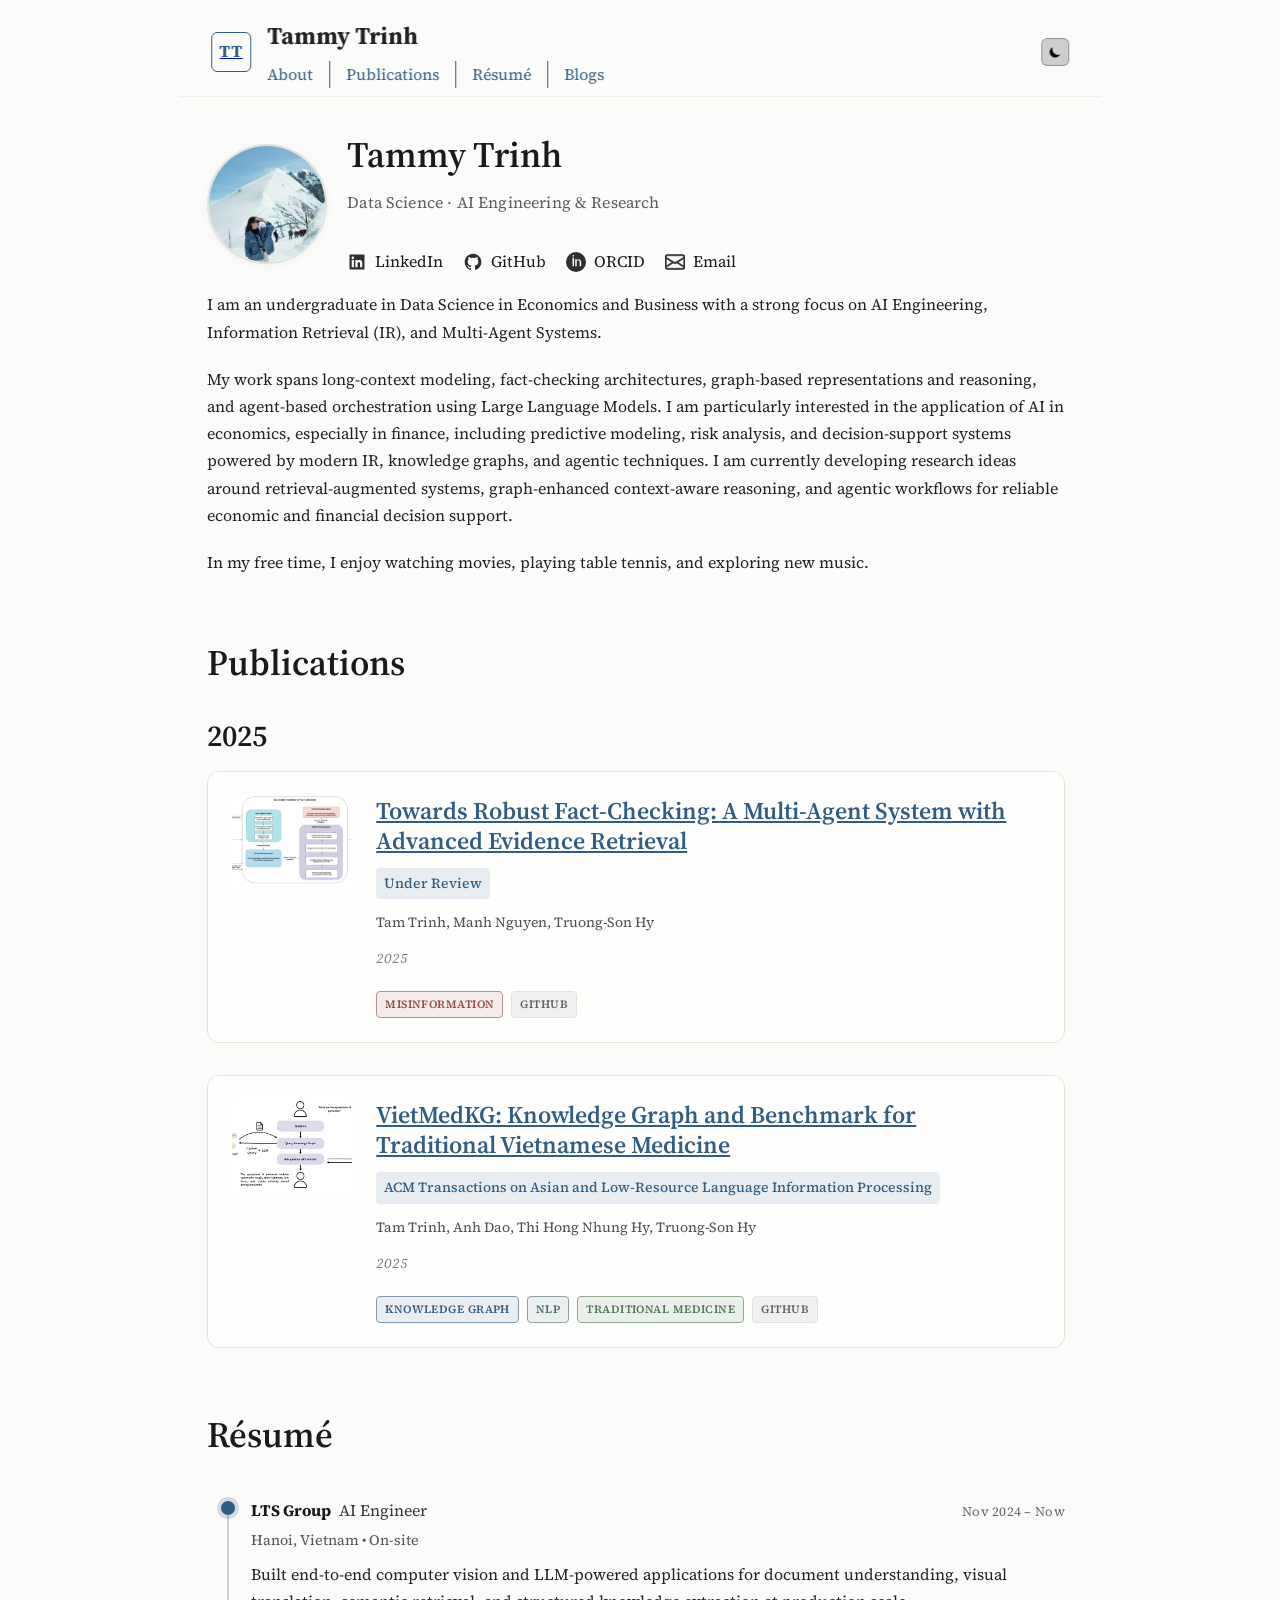
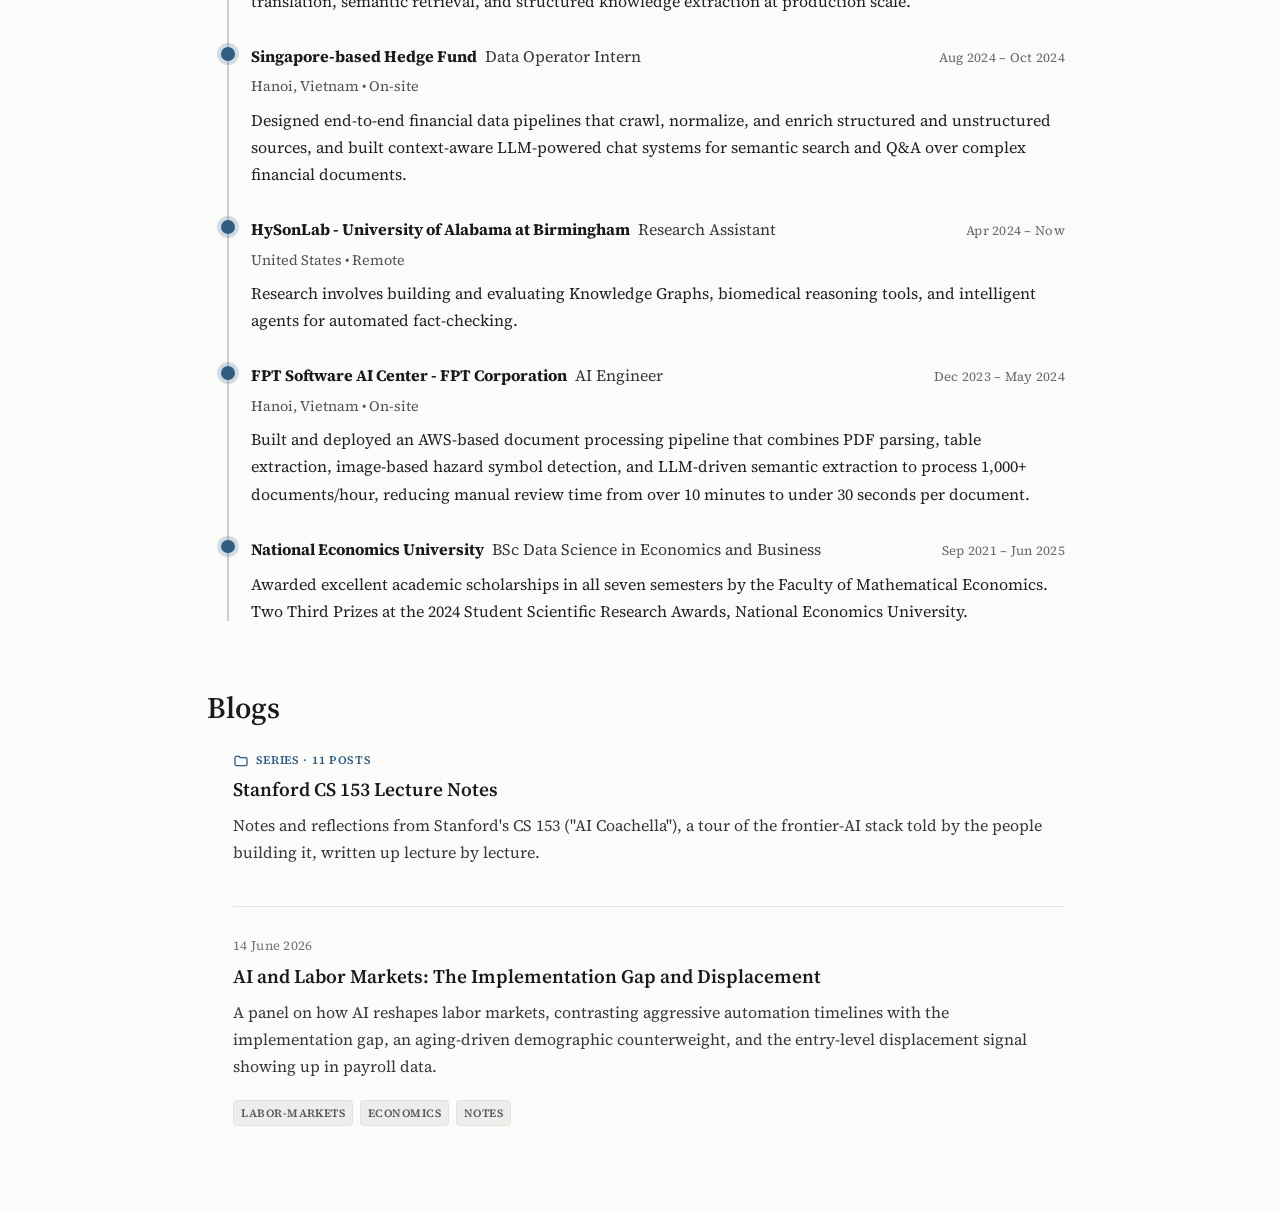
<file: index.html>
<!DOCTYPE html>
<html lang="en" class="scroll-smooth">
<head>
    <meta charset="UTF-8">
    <meta name="viewport" content="width=device-width, initial-scale=1.0">
    <title>Tammy Trinh: Data Science &amp; AI Research</title>
    <meta name="description" content="Tammy Trinh, Data Science researcher working on AI engineering, information retrieval, and multi-agent systems.">
    <link rel="icon" type="image/x-icon" href="assets/favicon.ico">
    <link rel="stylesheet" href="styles.css">
    <link rel="preconnect" href="https://fonts.googleapis.com">
    <link rel="preconnect" href="https://fonts.gstatic.com" crossorigin>
    <link href="https://fonts.googleapis.com/css2?family=Source+Serif+4:ital,opsz,wght@0,8..60,400;0,8..60,600;0,8..60,700;1,8..60,400&display=swap" rel="stylesheet">
    <script>
        (function() {
            try {
                var saved = localStorage.getItem('theme');
                var theme = saved === 'dark' || saved === 'light' ? saved : 'light';
                document.documentElement.setAttribute('data-theme', theme);
            } catch (e) {
                document.documentElement.setAttribute('data-theme', 'light');
            }
        })();
    </script>
</head>
<body class="bg-global-bg text-global-text antialiased">
    <!-- Fixed Header -->
    <header id="main-header" class="group">
        <div class="header-grid">
            <!-- Logo / monogram -->
            <a href="#" class="group header-logo flex items-center" aria-label="Back to top">
                <span class="logo-monogram" aria-hidden="true">TT</span>
            </a>

            <!-- Title -->
            <div class="header-title">
                <span class="text-xl font-bold sm:text-2xl">Tammy Trinh</span>
            </div>

            <!-- Desktop Navigation -->
            <nav class="mobile-nav-menu header-nav sm:flex sm:flex-row sm:items-center" id="navigation-menu">
                <a href="#about">About</a>
                <a href="#publications">Publications</a>
                <a href="#resume">Résumé</a>
                <a href="#blog">Blogs</a>
            </nav>

            <!-- Controls -->
            <div class="header-controls flex items-center gap-3">
                <!-- Theme Toggle -->
                <button id="theme-toggle" class="flex h-7 w-7 items-center justify-center rounded-md border border-accent-2/20 bg-accent-2/10 p-1 transition-colors hover:bg-accent-2/20" aria-label="Switch to dark theme">
                    <svg class="sun-icon h-4 w-4" fill="currentColor" viewBox="0 0 20 20">
                        <path fill-rule="evenodd" d="M10 2a1 1 0 011 1v1a1 1 0 11-2 0V3a1 1 0 011-1zm4 8a4 4 0 11-8 0 4 4 0 018 0zm-.464 4.95l.707.707a1 1 0 001.414-1.414l-.707-.707a1 1 0 00-1.414 1.414zm2.12-10.607a1 1 0 010 1.414l-.706.707a1 1 0 11-1.414-1.414l.707-.707a1 1 0 011.414 0zM17 11a1 1 0 100-2h-1a1 1 0 100 2h1zm-7 4a1 1 0 011 1v1a1 1 0 11-2 0v-1a1 1 0 011-1zM5.05 6.464A1 1 0 106.465 5.05l-.708-.707a1 1 0 00-1.414 1.414l.707.707zm1.414 8.486l-.707.707a1 1 0 01-1.414-1.414l.707-.707a1 1 0 011.414 1.414zM4 11a1 1 0 100-2H3a1 1 0 000 2h1z" clip-rule="evenodd"></path>
                    </svg>
                    <svg class="moon-icon h-4 w-4" fill="currentColor" viewBox="0 0 20 20">
                        <path d="M17.293 13.293A8 8 0 016.707 2.707a8.001 8.001 0 1010.586 10.586z"></path>
                    </svg>
                </button>

                <!-- Mobile Menu Toggle -->
                <button id="toggle-navigation-menu" class="flex h-7 w-7 items-center justify-center rounded-md border border-accent-2/20 bg-accent-2/10 p-1 transition-colors hover:bg-accent-2/20 sm:hidden" aria-expanded="false" aria-label="Toggle navigation menu">
                    <svg class="h-4 w-4" fill="none" stroke="currentColor" viewBox="0 0 24 24">
                        <path stroke-linecap="round" stroke-linejoin="round" stroke-width="2" d="M4 6h16M4 12h16M4 18h16"></path>
                    </svg>
                    <svg class="h-4 w-4" fill="none" stroke="currentColor" viewBox="0 0 24 24">
                        <path stroke-linecap="round" stroke-linejoin="round" stroke-width="2" d="M6 18L18 6M6 6l12 12"></path>
                    </svg>
                </button>
            </div>
        </div>
    </header>

    <!-- Main Content -->
    <main class="mx-auto max-w-3xl px-4 sm:px-8">
        <!-- About Section -->
        <section id="about" class="mb-16">
            <div class="prose" id="about-content">
                <div class="loading-spinner">Loading about content...</div>
            </div>
        </section>

        <!-- News Section -->
        <!-- <section id="news" class="mb-16">
            <div class="prose" id="news-content">
                <div class="loading-spinner">Loading news content...</div>
            </div>
        </section> -->

        <!-- Publications Section -->
        <section id="publications" class="mb-16">
            <div class="prose" id="publications-content">
                <div class="loading-spinner">Loading publications content...</div>
            </div>
        </section>

        <!-- Resume Section -->
        <section id="resume" class="mb-16">
            <div class="prose" id="resume-content">
                <div class="loading-spinner">Loading resume content...</div>
            </div>
        </section>

        <!-- Writing / Blog Section -->
        <section id="blog" class="mb-16">
            <div class="prose">
                <h2 class="title">Blogs</h2>
                <div id="blog-content">
                    <div class="loading-spinner">Loading posts...</div>
                </div>
            </div>
        </section>

    </main>

    <!-- Footer -->
    <!-- <div class="mx-auto max-w-3xl px-4 sm:px-8 py-8 text-center text-sm opacity-75">
        <p>Built from scratch by me and Claude :)</p>
    </div> -->

    <script src="script.js"></script>
</body>
</html>
</file>
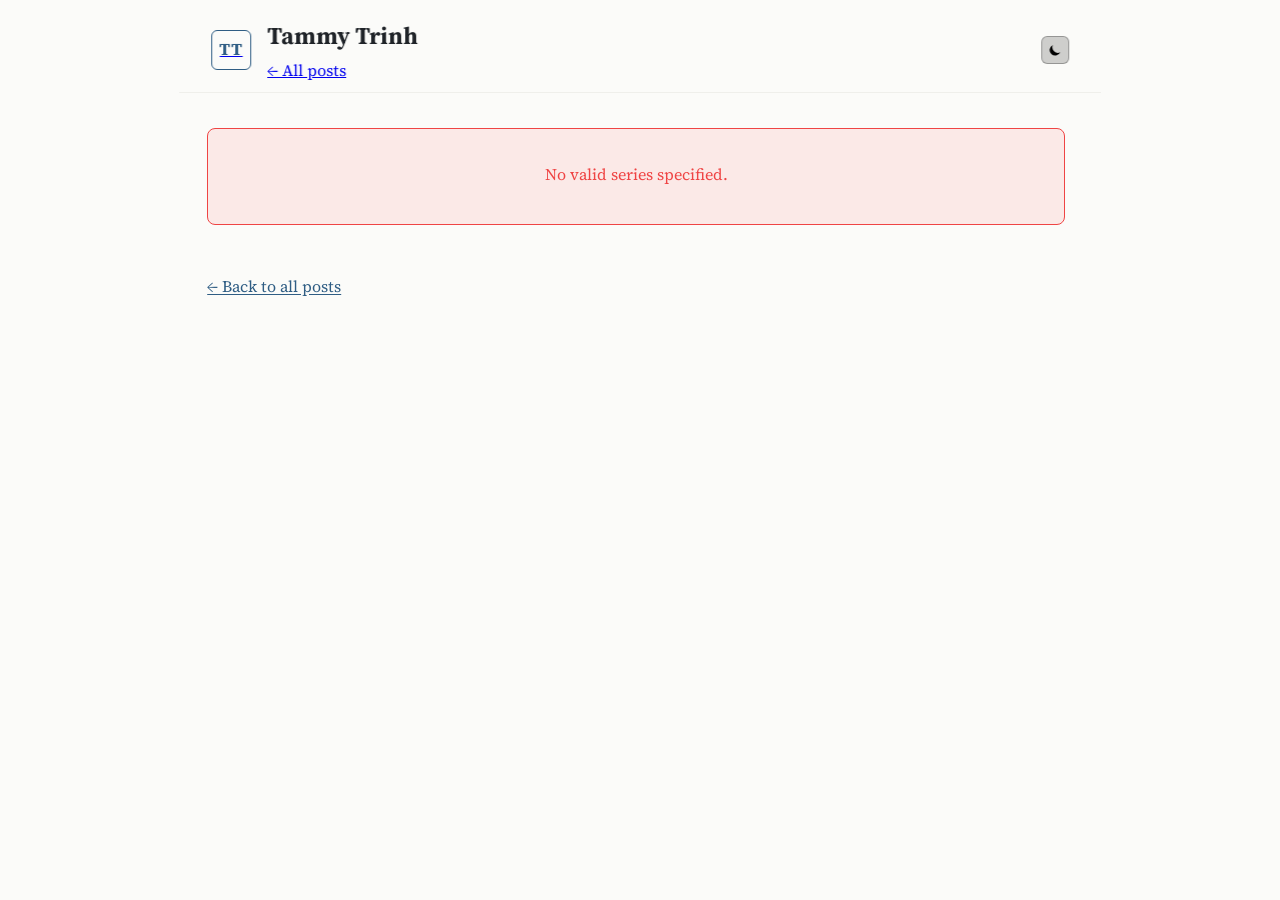
<file: blog/series.html>
<!DOCTYPE html>
<html lang="en" class="scroll-smooth">
<head>
    <meta charset="UTF-8">
    <meta name="viewport" content="width=device-width, initial-scale=1.0">
    <title>Tammy Trinh · Series</title>
    <meta name="description" content="A series of posts by Tammy Trinh.">
    <link rel="icon" type="image/x-icon" href="../assets/favicon.ico">
    <link rel="stylesheet" href="../styles.css">
    <link rel="preconnect" href="https://fonts.googleapis.com">
    <link rel="preconnect" href="https://fonts.gstatic.com" crossorigin>
    <link href="https://fonts.googleapis.com/css2?family=Source+Serif+4:ital,opsz,wght@0,8..60,400;0,8..60,600;0,8..60,700;1,8..60,400&display=swap" rel="stylesheet">
    <script>
        (function() {
            try {
                var saved = localStorage.getItem('theme');
                var theme = saved === 'dark' || saved === 'light' ? saved : 'light';
                document.documentElement.setAttribute('data-theme', theme);
            } catch (e) {
                document.documentElement.setAttribute('data-theme', 'light');
            }
        })();
    </script>
</head>
<body class="bg-global-bg text-global-text antialiased">
    <!-- Fixed Header -->
    <header id="main-header" class="group">
        <div class="header-grid">
            <a href="../" class="group header-logo flex items-center" aria-label="Back to home">
                <span class="logo-monogram" aria-hidden="true">TT</span>
            </a>

            <div class="header-title">
                <a href="../" class="header-home-link"><span class="text-xl font-bold sm:text-2xl">Tammy Trinh</span></a>
            </div>

            <nav class="header-nav sm:flex sm:flex-row sm:items-center">
                <a href="../#blog">← All posts</a>
            </nav>

            <div class="header-controls flex items-center gap-3">
                <button id="theme-toggle" class="flex h-7 w-7 items-center justify-center rounded-md border border-accent-2/20 bg-accent-2/10 p-1 transition-colors hover:bg-accent-2/20" aria-label="Switch to dark theme">
                    <svg class="sun-icon h-4 w-4" fill="currentColor" viewBox="0 0 20 20">
                        <path fill-rule="evenodd" d="M10 2a1 1 0 011 1v1a1 1 0 11-2 0V3a1 1 0 011-1zm4 8a4 4 0 11-8 0 4 4 0 018 0zm-.464 4.95l.707.707a1 1 0 001.414-1.414l-.707-.707a1 1 0 00-1.414 1.414zm2.12-10.607a1 1 0 010 1.414l-.706.707a1 1 0 11-1.414-1.414l.707-.707a1 1 0 011.414 0zM17 11a1 1 0 100-2h-1a1 1 0 100 2h1zm-7 4a1 1 0 011 1v1a1 1 0 11-2 0v-1a1 1 0 011-1zM5.05 6.464A1 1 0 106.465 5.05l-.708-.707a1 1 0 00-1.414 1.414l.707.707zm1.414 8.486l-.707.707a1 1 0 01-1.414-1.414l.707-.707a1 1 0 011.414 1.414zM4 11a1 1 0 100-2H3a1 1 0 000 2h1z" clip-rule="evenodd"></path>
                    </svg>
                    <svg class="moon-icon h-4 w-4" fill="currentColor" viewBox="0 0 20 20">
                        <path d="M17.293 13.293A8 8 0 016.707 2.707a8.001 8.001 0 1010.586 10.586z"></path>
                    </svg>
                </button>
            </div>
        </div>
    </header>

    <!-- Main Content -->
    <main class="mx-auto max-w-3xl px-4 sm:px-8">
        <section class="prose" id="series">
            <div class="loading-spinner">Loading series…</div>
        </section>
        <p style="margin-top:3rem;"><a href="../#blog" class="cactus-link">← Back to all posts</a></p>
    </main>

    <script src="series.js"></script>
</body>
</html>
</file>
<file: styles.css>
/* Reset and base styles */
* {
    box-sizing: border-box;
}

html {
    color-scheme: light dark;
    scrollbar-gutter: stable;
    scroll-behavior: smooth;
}

/* CSS Custom Properties for theming */
:root {
    /* Light theme — restrained academic palette (warm paper white + muted navy) */
    --color-global-bg: #fbfbf9;
    --color-global-text: #1f2328;
    --color-link: #2f5d84;
    --color-accent: #2f5d84;
    --color-accent-2: #1a1a1a;
    --color-quote: #2f5d84;
    --color-border: #e3e3dd;
    --color-card-bg: rgba(255, 255, 255, 0.7);
    --color-shadow: rgba(0, 0, 0, 0.08);
}

/* Dark theme colors */
[data-theme="dark"] {
    --color-global-bg: #1c2128;
    --color-global-text: #d7dade;
    --color-link: #8fb4d4;
    --color-accent: #8fb4d4;
    --color-accent-2: #ededed;
    --color-quote: #8fb4d4;
    --color-border: #2f3540;
    --color-card-bg: rgba(40, 46, 54, 0.6);
    --color-shadow: rgba(0, 0, 0, 0.3);
}

/* Base typography */
body {
    font-family: 'Source Serif 4', Charter, 'Iowan Old Style', Georgia, 'Times New Roman', serif;
    line-height: 1.7;
    margin: 0;
    padding: 0;
    background-color: var(--color-global-bg);
    color: var(--color-global-text);
    transition: opacity 0.2s ease;
    padding-top: 8rem; /* Increased to account for fixed header */
}

/* Responsive body padding */
@media (max-width: 640px) {
    body {
        padding-top: 5rem; /* Reduced padding on mobile */
    }
}

/* Utility classes matching astro-theme-cactus */
.bg-global-bg { background-color: var(--color-global-bg); }
.text-global-text { color: var(--color-global-text); }
.text-accent { color: var(--color-accent); }
.text-accent-2 { color: var(--color-accent-2); }

.mx-auto { margin-left: auto; margin-right: auto; }
.flex { display: flex; }
.flex-col { flex-direction: column; }
.flex-1 { flex: 1; }
.items-center { align-items: center; }
.justify-center { justify-content: center; }
.min-h-screen { min-height: 100vh; }
.max-w-3xl { max-width: 57.6rem; }
.px-4 { padding-left: 1rem; padding-right: 1rem; }
.px-8 { padding-left: 2rem; padding-right: 2rem; }
.pt-16 { padding-top: 4rem; }
.py-4 { padding-top: 1rem; padding-bottom: 1rem; }
.py-8 { padding-top: 2rem; padding-bottom: 2rem; }
.mb-8 { margin-bottom: 2rem; }
.mb-16 { margin-bottom: 4rem; }
.mb-28 { margin-bottom: 7rem; }
.me-3 { margin-inline-end: 0.75rem; }
.me-4 { margin-inline-end: 1rem; }
.ms-auto { margin-inline-start: auto; }
.mt-auto { margin-top: auto; }
.h-4 { height: 1rem; }
.w-4 { width: 1rem; }
.h-7 { height: 1.75rem; }
.w-7 { width: 1.75rem; }
.h-10 { height: 2.5rem; }
.w-6 { width: 1.5rem; }
.text-sm { font-size: 0.875rem; }
.text-xl { font-size: 1.25rem; }
.text-2xl { font-size: 1.5rem; }
.font-normal { font-weight: 400; }
.font-bold { font-weight: 700; }
.font-mono { font-family: ui-monospace, 'SFMono-Regular', 'Cascadia Code', Menlo, Consolas, monospace; }
.antialiased { -webkit-font-smoothing: antialiased; -moz-osx-font-smoothing: grayscale; }
.scroll-smooth { scroll-behavior: smooth; }
.relative { position: relative; }
.absolute { position: absolute; }
.hidden { display: none; }
.rounded-md { border-radius: 0.375rem; }
.shadow { box-shadow: 0 1px 3px 0 var(--color-shadow), 0 1px 2px -1px var(--color-shadow); }
.backdrop-blur-sm { backdrop-filter: blur(4px); }
.underline { text-decoration: underline; }
.underline-offset-2 { text-underline-offset: 2px; }
.grayscale { filter: grayscale(100%); }
.opacity-75 { opacity: 0.75; }
.text-center { text-align: center; }
.text-xs { font-size: 0.75rem; }

/* Responsive utilities */
@media (min-width: 640px) {
    .sm\:px-8 { padding-left: 2rem; padding-right: 2rem; }
    .sm\:flex { display: flex; }
    .sm\:flex-row { flex-direction: row; }
    .sm\:flex-col { flex-direction: column; }
    .sm\:items-center { align-items: center; }
    .sm\:invisible { visibility: hidden; }
    .sm\:hidden { display: none; }
    .sm\:static { position: static; }
    .sm\:relative { position: relative; }
    .sm\:absolute { position: absolute; }
    .sm\:z-auto { z-index: auto; }
    .sm\:mt-1 { margin-top: 0.25rem; }
    .sm\:me-0 { margin-inline-end: 0; }
    .sm\:py-0 { padding-top: 0; padding-bottom: 0; }
    .sm\:h-20 { height: 5rem; }
    .sm\:w-12 { width: 3rem; }
    .sm\:text-2xl { font-size: 1.5rem; }
    .sm\:ps-18 { padding-inline-start: 4.5rem; }
    .sm\:-ms-4 { margin-inline-start: -1rem; }
    .sm\:divide-accent > :not([hidden]) ~ :not([hidden]) { 
        border-inline-start-width: 1px; 
        border-color: var(--color-accent); 
    }
    .sm\:rounded-none { border-radius: 0; }
    .sm\:bg-transparent { background-color: transparent; }
    .sm\:shadow-none { box-shadow: none; }
    .sm\:backdrop-blur-none { backdrop-filter: none; }
}

/* Screen reader only */
.sr-only {
    position: absolute;
    width: 1px;
    height: 1px;
    padding: 0;
    margin: -1px;
    overflow: hidden;
    clip: rect(0, 0, 0, 0);
    white-space: nowrap;
    border-width: 0;
}

.focus\:not-sr-only:focus {
    position: static;
    width: auto;
    height: auto;
    padding: 0;
    margin: 0;
    overflow: visible;
    clip: auto;
    white-space: normal;
}

/* Custom component styles */
.title {
    color: var(--color-accent-2);
    font-size: 1.5rem;
    font-weight: 600;
    margin-bottom: 2rem;
}

.cactus-link {
    color: var(--color-link);
    text-decoration: underline;
    text-underline-offset: 2px;
    transition: opacity 0.2s ease;
}

.cactus-link:hover {
    text-decoration-thickness: 2px;
}

/* Header monogram logo */
.logo-monogram {
    display: inline-flex;
    align-items: center;
    justify-content: center;
    width: 2.5rem;
    height: 2.5rem;
    border: 1.5px solid var(--color-accent);
    border-radius: 0.375rem;
    color: var(--color-accent);
    font-weight: 700;
    font-size: 1.05rem;
    letter-spacing: 0.03em;
    line-height: 1;
    transition: background-color 0.2s ease, color 0.2s ease;
}

#main-header a[href="#"]:hover .logo-monogram {
    background-color: var(--color-accent);
    color: var(--color-global-bg);
}

/* Affiliation subtitle under the name in the About header */
.about-subtitle {
    margin: 0;
    font-size: 1rem;
    color: color-mix(in srgb, var(--color-accent-2) 70%, transparent);
    letter-spacing: 0.01em;
}

/* Header styles */
#main-header {
    position: fixed;
    top: 0;
    left: 50%;
    transform: translateX(-50%);
    max-width: 57.6rem; /* Same as max-w-3xl */
    width: 100%;
    background-color: color-mix(in srgb, var(--color-global-bg) 95%, transparent);
    backdrop-filter: blur(12px);
    -webkit-backdrop-filter: blur(12px);
    border-bottom: 1px solid color-mix(in srgb, var(--color-border) 50%, transparent);
    z-index: 100;
    padding: 1rem 1rem 0.5rem 1rem; /* Match main content px-4 */
}



/* Header grid layout */
.header-grid {
    display: grid;
    grid-template-columns: auto 1fr minmax(0, auto);
    grid-template-rows: auto auto;
    grid-template-areas:
        "logo title controls"
        "logo nav controls";
    align-items: center;
    column-gap: 1rem;
}

.header-logo { grid-area: logo; align-self: center; }
.header-title { grid-area: title; align-self: center; }
.header-nav { grid-area: nav; align-self: center; }
.header-controls { 
    grid-area: controls; 
    justify-self: end; 
    max-width: 100%; 
    overflow: hidden;
    display: flex;
    align-items: center;
    gap: 0.75rem;
}

/* Nav links now centered with title - no additional margin needed */

@media (min-width: 640px) {
    #main-header {
        padding: 1rem 2rem 0.5rem 2rem; /* Match main content sm:px-8 */
    }
}

.group:hover .grayscale {
    filter: none;
}

/* Make logo clickable with cursor pointer and subtle hover effect */
#main-header a[href="#"] {
    cursor: pointer;
    transition: opacity 0.2s ease;
}

#main-header a[href="#"]:hover svg {
    transform: scale(1.05);
    transition: opacity 0.2s ease;
}

#main-header a[href="#"]:focus-visible {
    outline: 2px solid var(--color-accent);
    outline-offset: 4px;
    border-radius: 4px;
}

/* Navigation styles - Desktop */
.mobile-nav-menu {
    /* Desktop styles */
    display: flex;
    flex-direction: row;
    align-items: center;
    gap: 0;
    position: static;
    background: transparent;
    margin-top: 0.25rem;
    margin-left: -1rem;
}

.mobile-nav-menu > a {
    padding: 0 1rem;
    border-left: 1px solid var(--color-accent);
    color: var(--color-accent);
    text-decoration: none;
    transition: opacity 0.2s ease;
}

.mobile-nav-menu > a:first-child {
    border-left: none;
}

.mobile-nav-menu > a:hover {
    text-decoration: underline;
    text-underline-offset: 2px;
}

/* Mobile navigation - completely override everything */
@media (max-width: 640px) {
    .mobile-nav-menu {
        position: fixed !important;
        top: 0 !important;
        left: 0 !important;
        right: 0 !important;
        bottom: 0 !important;
        width: 100vw !important;
        height: 100vh !important;
        background-color: color-mix(in srgb, var(--color-global-bg) 98%, transparent) !important;
        backdrop-filter: blur(20px) !important;
        -webkit-backdrop-filter: blur(20px) !important;
        z-index: 150 !important;
        display: none !important;
        flex-direction: column !important;
        justify-content: center !important;
        align-items: center !important;
        gap: 2rem !important;
        padding: 2rem !important;
        border: none !important;
        border-radius: 0 !important;
        box-shadow: none !important;
        margin: 0 !important;
        transform: none !important;
        inset: 0 !important;
    }
    
    .mobile-nav-menu > a {
        font-size: 1.5rem !important;
        padding: 1rem 2rem !important;
        border-radius: 0.5rem !important;
        transition: opacity 0.2s ease !important;
        text-align: center !important;
        min-width: 200px !important;
        background-color: color-mix(in srgb, var(--color-accent) 10%, transparent) !important;
        border: 1px solid var(--color-accent) !important;
        color: var(--color-accent) !important;
        text-decoration: none !important;
        display: block !important;
        margin: 0 !important;
    }
    
    .mobile-nav-menu > a:hover {
        background-color: var(--color-accent) !important;
        color: var(--color-global-bg) !important;
        transform: translateY(-2px) !important;
        box-shadow: 0 4px 12px color-mix(in srgb, var(--color-accent) 30%, transparent) !important;
        text-decoration: none !important;
    }
}

/* Show mobile menu when menu-open class is present */
.group.menu-open .mobile-nav-menu {
    display: flex !important;
    z-index: 150 !important;
}

/* Mobile menu button improvements */
#toggle-navigation-menu {
    z-index: 200; /* Highest z-index to stay above menu */
    position: relative;
    background-color: color-mix(in srgb, var(--color-accent-2) 10%, transparent);
    border-radius: 0.375rem;
    border: 1px solid color-mix(in srgb, var(--color-accent-2) 20%, transparent);
    transition: opacity 0.2s ease;
}

#toggle-navigation-menu:hover {
    background-color: color-mix(in srgb, var(--color-accent-2) 20%, transparent);
    transform: scale(1.05);
}

/* Hamburger icon sizing and toggling */
#toggle-navigation-menu svg {
    width: 24px;
    height: 24px;
    transition: opacity 0.2s ease;
}

#toggle-navigation-menu[aria-expanded="false"] svg:first-of-type { display: block; opacity: 1; }
#toggle-navigation-menu[aria-expanded="false"] svg:last-of-type  { display: none;  opacity: 0; }

#toggle-navigation-menu[aria-expanded="true"]  svg:first-of-type { display: none;  opacity: 0; }
#toggle-navigation-menu[aria-expanded="true"]  svg:last-of-type  { display: block; opacity: 1; }

/* Theme toggle styles */
#theme-toggle {
    background-color: color-mix(in srgb, var(--color-accent-2) 20%, transparent);
    border: 1px solid color-mix(in srgb, var(--color-accent-2) 30%, transparent);
    transition: opacity 0.2s ease;
    z-index: 50;
    position: relative;
}

#theme-toggle:hover {
    background-color: color-mix(in srgb, var(--color-accent-2) 30%, transparent);
    transform: scale(1.05);
}

/* Theme icon visibility */
[data-theme="dark"] .sun-icon {
    display: block;
}

[data-theme="dark"] .moon-icon {
    display: none;
}

[data-theme="light"] .sun-icon {
    display: none;
}

[data-theme="light"] .moon-icon {
    display: block;
}

:root .sun-icon {
    display: none;
}

:root .moon-icon {
    display: block;
}

/* Prose styles (typography) */
.prose {
    color: var(--color-global-text);
    max-width: none; /* Allow prose to use full container width */
}

.prose h1, .prose h2, .prose h3, .prose h4, .prose h5, .prose h6 {
    color: var(--color-accent-2);
    font-weight: 600;
    line-height: 1.25;
    margin-top: 2rem;
    margin-bottom: 1rem;
}

.prose h1 { font-size: 2.25rem; }
.prose h2 { font-size: 1.875rem; }
.prose h3 { font-size: 1.5rem; }
.prose h4 { font-size: 1.25rem; }

.prose p {
    margin-bottom: 1.25rem;
}

.prose ul, .prose ol {
    margin-bottom: 1.25rem;
    padding-left: 1.625rem;
}

.prose li {
    margin-bottom: 0.5rem;
}

.prose a {
    color: var(--color-link);
    text-decoration: underline;
    text-underline-offset: 2px;
}

.prose a:hover {
    text-decoration-thickness: 2px;
}

/* About section layout */
.about-header {
    display: flex;
    align-items: center;
    gap: 1.25rem;
    flex-wrap: nowrap;
    margin-top: 0.25rem;
    margin-bottom: 1rem;
}

.about-avatar {
    width: 120px;
    height: 120px;
    border-radius: 9999px;
    object-fit: cover;
    flex-shrink: 0;
    border: 2px solid var(--color-border);
    box-shadow: 0 2px 10px color-mix(in srgb, var(--color-shadow) 50%, transparent);
    background-color: var(--color-border);
}

.about-header-content {
    display: flex;
    flex-direction: column;
    gap: 0.25rem;
}

/* Reduce default heading top margin inside about header to better center with avatar */
.about-header .title {
    margin-top: 0;
    margin-bottom: 0.5rem;
}

@media (max-width: 640px) {
    .about-header {
        flex-direction: column;
        align-items: center;
        text-align: center;
    }
    .about-avatar {
        width: 88px;
        height: 88px;
        margin-top: 1.5rem; /* Add padding above the avatar on mobile */
    }
    .about-header-content {
        align-items: center;
    }
}

.prose strong {
    color: var(--color-accent-2);
    font-weight: 600;
}

.prose code {
    font-family: ui-monospace, 'SFMono-Regular', 'Cascadia Code', Menlo, Consolas, monospace;
    background-color: color-mix(in srgb, var(--color-accent-2) 8%, transparent);
    border: 1px solid var(--color-border);
    border-radius: 3px;
    padding: 0.125rem 0.3rem;
    font-size: 0.85em;
}

.prose blockquote {
    border-left: 4px solid var(--color-accent);
    padding-left: 1rem;
    margin-left: 0;
    font-style: italic;
    color: var(--color-quote);
}

/* Project grid */
.project-grid {
    display: grid;
    gap: 2rem;
    margin-top: 2rem;
}

@media (min-width: 768px) {
    .project-grid {
        grid-template-columns: repeat(auto-fit, minmax(300px, 1fr));
    }
}

.project-card {
    background-color: var(--color-card-bg);
    border: 1px solid var(--color-border);
    border-radius: 0.5rem;
    padding: 1.5rem;
    backdrop-filter: blur(8px);
    transition: opacity 0.2s ease;
}

.project-card:hover {
    transform: translateY(-2px);
    box-shadow: 0 4px 12px var(--color-shadow);
}

.project-card h3 {
    margin-top: 0;
    margin-bottom: 1rem;
    color: var(--color-accent-2);
}

.project-card p {
    margin-bottom: 1.5rem;
    color: var(--color-global-text);
}

.project-links {
    display: flex;
    gap: 1rem;
}

.project-links a {
    padding: 0.5rem 1rem;
    border: 1px solid var(--color-accent);
    border-radius: 0.25rem;
    text-decoration: none;
    transition: opacity 0.2s ease;
}

.project-links a:hover {
    background-color: var(--color-accent);
    color: var(--color-global-bg);
}

/* Contact links */
.contact-links {
    display: flex;
    flex-wrap: wrap;
    gap: 1rem;
    margin-top: 2rem;
}

.contact-links a {
    display: inline-flex;
    align-items: center;
    padding: 0.75rem 1.5rem;
    background-color: var(--color-card-bg);
    border: 1px solid var(--color-border);
    border-radius: 0.5rem;
    text-decoration: none;
    transition: opacity 0.2s ease;
}

.contact-links a:hover {
    background-color: var(--color-accent);
    color: var(--color-global-bg);
    transform: translateY(-1px);
}

/* Smooth transitions */
* {
    transition: opacity 0.2s ease;
}

/* Focus styles for accessibility: only show on keyboard navigation */
a:focus,
button:focus {
    outline: none;
}
a:focus-visible,
button:focus-visible {
    outline: 2px solid var(--color-accent);
    outline-offset: 2px;
}

/* Scroll margin for anchor links */
:target {
    scroll-margin-top: 8rem; /* Increased to account for fixed header */
}

@media (max-width: 640px) {
    :target {
        scroll-margin-top: 5rem; /* Reduced for mobile */
    }
}

/* Responsive typography */
@media (max-width: 640px) {
    .title {
        font-size: 1.25rem;
    }
    
    .prose h1 { font-size: 1.875rem; }
    .prose h2 { font-size: 1.5rem; }
    .prose h3 { font-size: 1.25rem; }
    
    .contact-links {
        flex-direction: column;
    }
    
    .project-links {
        flex-direction: column;
    }
    
    /* Mobile header adjustments */
    #main-header {
        /* Keep fixed position on mobile - removed position: relative override */
        z-index: 100; /* Ensure proper z-index on mobile */
    }
    
    /* Prevent body scroll when menu is open */
    body.menu-open {
        overflow: hidden;
        height: 100vh;
    }
    
    /* Logo and title spacing on mobile */
    #main-header .text-xl {
        font-size: 1.125rem;
    }
    
    /* Mobile menu animation */
    .mobile-nav-menu {
        animation: fadeInScale 0.3s cubic-bezier(0.4, 0, 0.2, 1);
    }
    
    .group.menu-open .mobile-nav-menu {
        animation: fadeInScale 0.3s cubic-bezier(0.4, 0, 0.2, 1);
    }
}

/* Menu animation keyframes */
@keyframes fadeInScale {
    0% {
        opacity: 0;
        transform: scale(0.95);
    }
    100% {
        opacity: 1;
        transform: scale(1);
    }
}

/* Touch-friendly improvements */
@media (max-width: 640px) {
    /* Collapse grid to a simple row on mobile; keep existing overlay menu */
    .header-grid {
        display: flex;
        align-items: center;
        justify-content: space-between;
        gap: 0.75rem;
        flex-wrap: nowrap;
    }

    .header-title { display: flex; align-items: center; flex: 1; min-width: 0; }
    .header-nav { display: none; }

    /* Adjust controls spacing on mobile */
    .header-controls {
        gap: 0.5rem;
        white-space: nowrap;
    }

    /* Add spacing after logo on mobile */
    .header-logo { margin-right: 0.5rem; }

    /* Enlarge hamburger icon visuals on mobile */
    #toggle-navigation-menu svg {
        width: 24px;
        height: 24px;
    }

    /* Larger touch targets */
    #theme-toggle,
    #toggle-navigation-menu {
        min-width: 44px;
        min-height: 44px;
        padding: 0.5rem;
    }
    
    /* Better touch feedback */
    #toggle-navigation-menu:active,
    #theme-toggle:active {
        transform: scale(0.95);
    }
    
    /* Improved header spacing on mobile */
    #main-header {
        /* Keep fixed positioning - only adjust padding */
        padding-bottom: 1rem;
        /* Remove margin-bottom since fixed headers don't need margin */
    }

    /* Reduce first section top padding to avoid excessive gap under fixed header */
    #about {
        padding-top: 1rem !important;
    }
    
    /* Better logo visibility and size */
    #main-header svg {
        filter: drop-shadow(0 2px 4px rgba(0, 0, 0, 0.1));
        height: 4rem !important; /* Increase from 3.5rem to 4rem */
        width: 2.4rem !important;  /* Increase from 2.1rem to 2.4rem, maintaining aspect ratio */
    }
}

/* Prevent text selection on interactive elements */
#toggle-navigation-menu,
#theme-toggle {
    -webkit-user-select: none;
    -moz-user-select: none;
    user-select: none;
    -webkit-tap-highlight-color: transparent;
}

/* Smooth transitions for better UX */
.mobile-nav-menu a {
    transition: opacity 0.2s ease;
}

/* Active navigation link styling */
@media (max-width: 640px) {
    .mobile-nav-menu a.active {
        background-color: var(--color-accent) !important;
        color: var(--color-global-bg) !important;
        border-color: var(--color-accent) !important;
        transform: translateY(-2px) !important;
        box-shadow: 0 4px 12px color-mix(in srgb, var(--color-accent) 30%, transparent) !important;
    }
}

@media (min-width: 640px) {
    .mobile-nav-menu a.active {
        background-color: transparent !important;
        color: var(--color-accent) !important;
        text-decoration: underline !important;
        text-underline-offset: 4px !important;
        /* Keep vertical dividers visible even when active */
        border-left: 1px solid var(--color-accent) !important;
    }
    .mobile-nav-menu a.active:first-child {
        border-left: none !important;
    }
}

/* Animation for theme transitions */
html {
    transition: opacity 0.2s ease;
}

/* Loading spinner */
.loading-spinner {
    display: flex;
    align-items: center;
    justify-content: center;
    padding: 2rem;
    color: var(--color-accent);
    font-style: italic;
}

.loading-spinner::after {
    content: '';
    width: 20px;
    height: 20px;
    margin-left: 10px;
    border: 2px solid var(--color-accent);
    border-top: 2px solid transparent;
    border-radius: 50%;
    animation: spin 1s linear infinite;
}

@keyframes spin {
    0% { transform: rotate(0deg); }
    100% { transform: rotate(360deg); }
}

/* Error message styling */
.error-message {
    padding: 1rem;
    background-color: color-mix(in srgb, #ef4444 10%, transparent);
    border: 1px solid #ef4444;
    border-radius: 0.5rem;
    color: #ef4444;
    text-align: center;
}

/* Custom scrollbar */
::-webkit-scrollbar {
    width: 8px;
}

::-webkit-scrollbar-track {
    background: var(--color-global-bg);
}

::-webkit-scrollbar-thumb {
    background: var(--color-accent);
    border-radius: 4px;
}

::-webkit-scrollbar-thumb:hover {
    background: var(--color-accent-2);
}

/* Publication card styles */
.publication-card {
    display: flex;
    background-color: var(--color-card-bg);
    border: 1px solid var(--color-border);
    border-radius: 0.75rem;
    padding: 1.5rem;
    margin-bottom: 2rem;
    backdrop-filter: blur(8px);
    transition: opacity 0.2s ease;
    gap: 1.5rem;
}

.publication-card:hover {
    transform: translateY(-2px);
    box-shadow: 0 8px 25px var(--color-shadow);
}

.publication-image {
    flex-shrink: 0;
    width: 120px;
    height: 90px;
    border-radius: 0.5rem;
    overflow: hidden;
    background-color: var(--color-border);
}

.publication-image img {
    width: 100%;
    height: 100%;
    object-fit: cover;
}

.publication-content {
    flex: 1;
    display: flex;
    flex-direction: column;
    gap: 0.75rem;
}

.publication-title {
    margin: 0 !important;
    font-size: 1.125rem;
    font-weight: 600;
    line-height: 1.4;
}

/* Override prose heading margins for publication titles */
.prose .publication-title {
    margin-top: 0 !important;
    margin-bottom: 0.5rem;
}

.publication-link {
    color: var(--color-accent-2);
    text-decoration: none;
    transition: opacity 0.2s ease;
}

.publication-link:hover {
    color: var(--color-accent);
    text-decoration: underline;
}

.publication-venue {
    font-size: 0.875rem;
    color: var(--color-accent);
    font-weight: 500;
    background-color: color-mix(in srgb, var(--color-accent) 10%, transparent);
    padding: 0.25rem 0.5rem;
    border-radius: 0.25rem;
    display: inline-block;
    width: fit-content;
}

.publication-authors {
    font-size: 0.875rem;
    color: var(--color-global-text);
    opacity: 0.8;
}

.publication-year {
    font-size: 0.875rem;
    color: var(--color-global-text);
    opacity: 0.6;
    font-style: italic;
}

.publication-description {
    font-size: 0.875rem;
    line-height: 1.5;
    color: var(--color-global-text);
    opacity: 0.9;
}

.publication-tags {
    display: flex;
    flex-wrap: wrap;
    gap: 0.5rem;
    margin-top: 0.5rem;
}

.tag {
    display: inline-block;
    font-size: 0.7rem;
    font-weight: 600;
    text-transform: uppercase;
    letter-spacing: 0.04em;
    padding: 0.2rem 0.5rem;
    border-radius: 0.25rem;
    border: 1px solid var(--color-border);
    color: color-mix(in srgb, var(--color-accent-2) 75%, transparent);
    background-color: color-mix(in srgb, var(--color-accent-2) 6%, transparent);
    transition: opacity 0.2s ease;
}

/* Anchor tags (GitHub / arXiv) should not look like inline links */
a.tag,
a.tag:hover,
.prose a.tag,
.prose a.tag:hover {
    text-decoration: none;
}

/* Muted, cohesive tag accents (double-class for specificity over .prose a) */
.tag.tag-safety {
    color: #9a4a4a;
    border-color: color-mix(in srgb, #9a4a4a 55%, var(--color-border));
    background-color: color-mix(in srgb, #9a4a4a 10%, transparent);
}

.tag.tag-kg {
    color: #3a5e86;
    border-color: color-mix(in srgb, #3a5e86 55%, var(--color-border));
    background-color: color-mix(in srgb, #3a5e86 10%, transparent);
}

.tag.tag-nlp {
    color: #4a6b6b;
    border-color: color-mix(in srgb, #4a6b6b 55%, var(--color-border));
    background-color: color-mix(in srgb, #4a6b6b 10%, transparent);
}

.tag.tag-health {
    color: #4f7a52;
    border-color: color-mix(in srgb, #4f7a52 55%, var(--color-border));
    background-color: color-mix(in srgb, #4f7a52 10%, transparent);
}

.tag.tag-github,
.tag.tag-arxiv {
    color: color-mix(in srgb, var(--color-accent-2) 65%, transparent);
    border-color: var(--color-border);
    background-color: color-mix(in srgb, var(--color-accent-2) 6%, transparent);
}

.tag:hover {
    box-shadow: 0 1px 3px var(--color-shadow);
}

.publication-citations {
    font-size: 0.75rem;
    color: var(--color-global-text);
    opacity: 0.6;
    font-style: italic;
    margin-top: 0.5rem;
}

/* Responsive publication cards */
@media (max-width: 768px) {
    .publication-card {
        flex-direction: column;
        gap: 1rem;
    }
    
    .publication-image {
        width: 100%;
        height: 120px;
    }
    
    .publication-tags {
        justify-content: center;
    }
}

/* ============================= */
/* Resume Timeline Component     */
/* ============================= */
.timeline {
    position: relative;
    margin: 2.5rem 0 1rem 0;
    /* space reserved for the timeline gutter (line + dot area) */
    --gutter: 2.75rem;
    padding-left: var(--gutter);
    /* alignment vars */
    --dot-size: 0.85rem;
    --line-x: 1.25rem;
    --line-w: 2px;
}

.timeline::before {
    content: '';
    position: absolute;
    left: var(--line-x);
    top: 0.25rem;
    bottom: 0.25rem;
    width: var(--line-w);
    background: color-mix(in srgb, var(--color-accent-2) 20%, transparent);
}

.timeline-item {
    position: relative;
    padding: 0 0 1.75rem 0;
}

.timeline-item:last-child {
    padding-bottom: 0;
}

.timeline-dot {
    position: absolute;
    /* place dot so its center matches the line center; adjust for gutter since dot is inside content box */
    left: calc((var(--line-x) - var(--gutter)) + ((var(--line-w) - var(--dot-size)) / 2));
    top: 0.25rem;
    width: var(--dot-size);
    height: var(--dot-size);
    border-radius: 9999px;
    background: var(--color-accent);
    box-shadow: 0 0 0 4px color-mix(in srgb, var(--color-accent) 20%, transparent);
}

.timeline-header {
    display: flex;
    align-items: baseline;
    gap: 0.5rem;
    flex-wrap: wrap;
}

.timeline-org {
    font-weight: 700;
    font-size: 1rem;
    color: var(--color-accent-2);
}

.timeline-role {
    color: var(--color-global-text);
    font-size: 1rem;
    opacity: 0.9;
}

.timeline-dates {
    margin-left: auto;
    font-size: 0.8125rem;
    letter-spacing: 0.02em;
    color: color-mix(in srgb, var(--color-accent-2) 65%, transparent);
}

.timeline-meta {
    margin-top: 0.25rem;
    font-size: 0.9rem;
    color: color-mix(in srgb, var(--color-accent-2) 75%, transparent);
}

.timeline-desc {
    margin-top: 0.5rem;
}

@media (max-width: 640px) {
    .timeline {
        --gutter: 2rem;
        padding-left: var(--gutter);
        --line-x: 0.9rem;
    }
    .timeline-dates {
        width: 100%;
        margin-left: 0;
        opacity: 0.8;
    }
}

/* ============================= */
/* Blog                          */
/* ============================= */

/* Post list on the home page */
.blog-list {
    list-style: none;
    padding-left: 0;
    margin: 1.5rem 0 0 0;
}

.blog-entry {
    padding: 1.25rem 0;
    border-bottom: 1px solid var(--color-border);
}

.blog-entry:first-child {
    padding-top: 0;
}

.blog-entry:last-child {
    border-bottom: none;
}

.prose a.blog-entry-link,
.prose a.blog-entry-link:hover {
    display: flex;
    flex-direction: column;
    gap: 0.15rem;
    text-decoration: none;
}

.prose .blog-entry-link:hover .blog-entry-title {
    color: var(--color-accent);
    text-decoration: underline;
    text-underline-offset: 2px;
}

.blog-date {
    font-size: 0.8125rem;
    letter-spacing: 0.02em;
    color: color-mix(in srgb, var(--color-accent-2) 60%, transparent);
}

.blog-entry-title {
    font-size: 1.2rem;
    font-weight: 600;
    color: var(--color-accent-2);
}

.blog-summary {
    margin: 0.4rem 0 0 0;
    color: color-mix(in srgb, var(--color-global-text) 90%, transparent);
}

.blog-tags {
    display: flex;
    flex-wrap: wrap;
    gap: 0.4rem;
    margin-top: 0.6rem;
}

.blog-tag {
    font-size: 0.7rem;
    font-weight: 600;
    text-transform: uppercase;
    letter-spacing: 0.04em;
    padding: 0.15rem 0.45rem;
    border-radius: 0.25rem;
    border: 1px solid var(--color-border);
    color: color-mix(in srgb, var(--color-accent-2) 70%, transparent);
    background-color: color-mix(in srgb, var(--color-accent-2) 6%, transparent);
}

/* Series folder card (home-page blog list) */
.blog-folder-label {
    display: inline-flex;
    align-items: center;
    gap: 0.4rem;
    font-size: 0.72rem;
    font-weight: 600;
    letter-spacing: 0.06em;
    text-transform: uppercase;
    color: var(--color-accent);
}

.blog-folder-icon {
    width: 1rem;
    height: 1rem;
    flex-shrink: 0;
}

/* Series page */
.series-intro {
    margin-top: -0.5rem;
    margin-bottom: 1.5rem;
    color: color-mix(in srgb, var(--color-global-text) 90%, transparent);
}

/* "Part of a series" breadcrumb on a post */
.post-series {
    margin: 0 0 0.35rem 0;
    font-size: 0.78rem;
    font-weight: 600;
    letter-spacing: 0.05em;
    text-transform: uppercase;
}

/* Single post page */
.header-home-link {
    text-decoration: none;
    color: inherit;
}

.post-title {
    margin-bottom: 0.25rem;
}

.post-date {
    margin-top: 0;
    margin-bottom: 2rem;
    font-size: 0.875rem;
    letter-spacing: 0.02em;
    color: color-mix(in srgb, var(--color-accent-2) 60%, transparent);
}

/* Rendered Markdown body (marked.js output) */
.post-body img {
    max-width: 100%;
    height: auto;
    border-radius: 0.5rem;
    margin: 1.5rem 0;
}

.post-body pre {
    background-color: color-mix(in srgb, var(--color-accent-2) 6%, transparent);
    border: 1px solid var(--color-border);
    border-radius: 0.5rem;
    padding: 1rem 1.25rem;
    overflow-x: auto;
    margin: 1.5rem 0;
}

.post-body pre code {
    background: none;
    border: none;
    padding: 0;
    font-size: 0.85em;
    color: inherit;
}

.post-body code {
    font-family: ui-monospace, 'SFMono-Regular', 'Cascadia Code', Menlo, Consolas, monospace;
}

.post-body table {
    width: 100%;
    border-collapse: collapse;
    margin: 1.5rem 0;
    font-size: 0.95em;
}

.post-body th,
.post-body td {
    border: 1px solid var(--color-border);
    padding: 0.5rem 0.75rem;
    text-align: left;
}

.post-body th {
    background-color: color-mix(in srgb, var(--color-accent-2) 6%, transparent);
}
</file>
